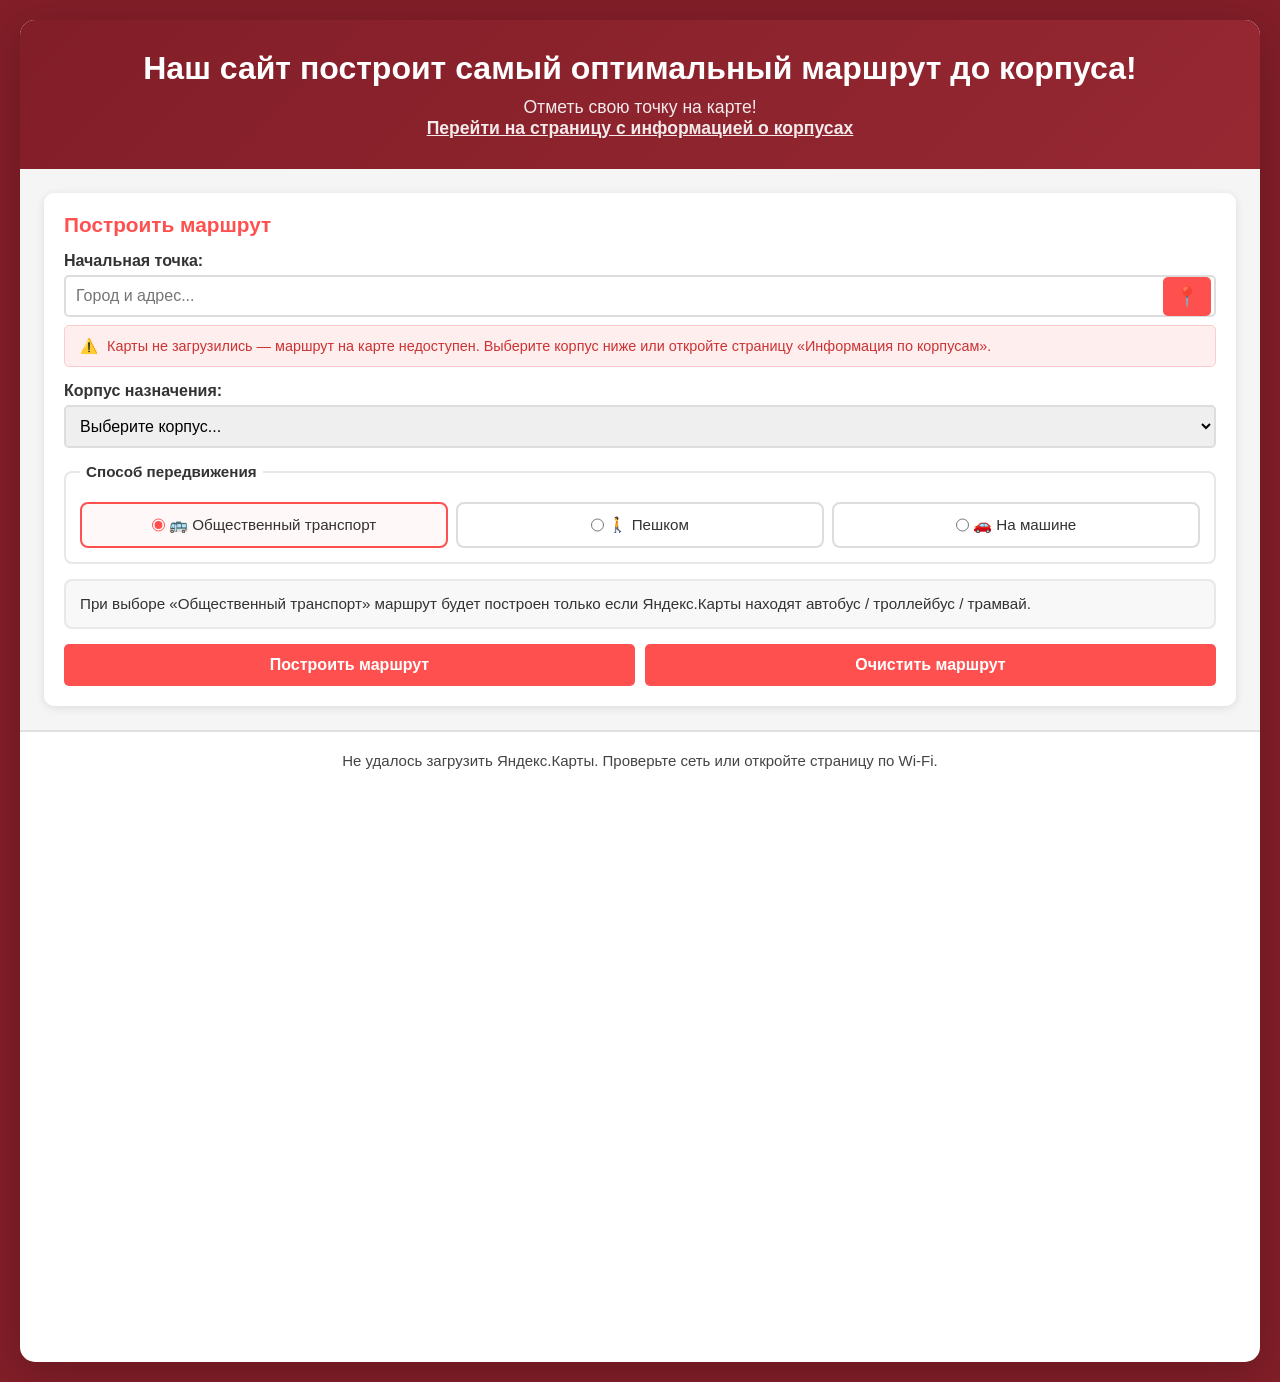
<file: index.html>
<!DOCTYPE html>
<html lang="ru" data-ymaps="https://api-maps.yandex.ru/2.1/?apikey=af46f260-f8fd-4f4d-9077-51e6f5a7671b&amp;lang=ru_RU">
<head>
    <meta charset="UTF-8">
    <meta name="viewport" content="width=device-width, initial-scale=1, viewport-fit=cover">
    <title>Корпуса СГУ им. Питирима Сорокина</title>
    <link rel="preconnect" href="https://api-maps.yandex.ru" crossorigin>
    <link rel="dns-prefetch" href="https://cdn.jsdelivr.net">
    <link rel="dns-prefetch" href="https://mc.yandex.ru">
    <link rel="stylesheet" href="style.css">
</head>
<body>
    <div class="container">
        <header>
            <h1>Наш сайт построит самый оптимальный маршрут до корпуса!</h1>
             <p>Отметь свою точку на карте!</p>
            <p><a id="openBuildingsPage" href="buildings.html" style="color:#fff; font-weight:600;">Перейти на страницу с информацией о корпусах</a></p>
        </header>

        <div class="controls">
            <div class="route-controls">
                <h3>Построить маршрут</h3>
                <div class="input-group">
                    <label for="startPoint">Начальная точка:</label>
                    <div class="input-with-button">
                        <input
                            type="text"
                            id="startPoint"
                            placeholder="Город и адрес..."
                            inputmode="search"
                            autocomplete="off"
                            autocapitalize="off"
                            spellcheck="false">
                        <button id="useGeolocation" type="button" title="Моё местоположение" aria-label="Моё местоположение">📍</button>
                    </div>
                    <div id="addressError" class="error-message" style="display: none;"></div>
                </div>
                <div class="input-group">
                    <label for="endPoint">Корпус назначения:</label>
                    <select id="endPoint">
                        <option value="">Выберите корпус...</option>
                    </select>
                </div>

                <!-- НОВЫЙ БЛОК: переключатель способа передвижения -->
                <fieldset class="route-mode-fieldset">
                    <legend class="route-mode-legend">Способ передвижения</legend>
                    <div class="route-mode-options">
                        <label class="route-mode-option">
                            <input type="radio" name="routingMode" value="masstransit" checked>
                            🚌 Общественный транспорт
                        </label>
                        <label class="route-mode-option">
                            <input type="radio" name="routingMode" value="pedestrian">
                            🚶 Пешком
                        </label>
                        <label class="route-mode-option">
                            <input type="radio" name="routingMode" value="auto">
                            🚗 На машине
                        </label>
                    </div>
                </fieldset>

                <p class="input-group route-mode-hint" role="note">
                    При выборе «Общественный транспорт» маршрут будет построен только если Яндекс.Карты находят автобус / троллейбус / трамвай.
                </p>
                <div id="routeSummary" class="route-summary" hidden aria-live="polite"></div>
                <div class="button-group">
                    <button id="buildRoute" type="button">Построить маршрут</button>
                    <button id="clearRoute" type="button">Очистить маршрут</button>
                </div>
            </div>
        </div>

        <div id="map" class="map map--pending" aria-busy="true"></div>

        <div id="infoModal" class="modal">
            <div class="modal-content">
                <span class="close">&times;</span>
                <h2 id="modalTitle"></h2>
                <div id="modalBody"></div>
            </div>
        </div>
    </div>

    <script src="buildings-data.js" defer></script>
    <script src="vk-init.js" defer></script>
    <script src="boot-index.js" defer></script>
</body>
</html>
</file>
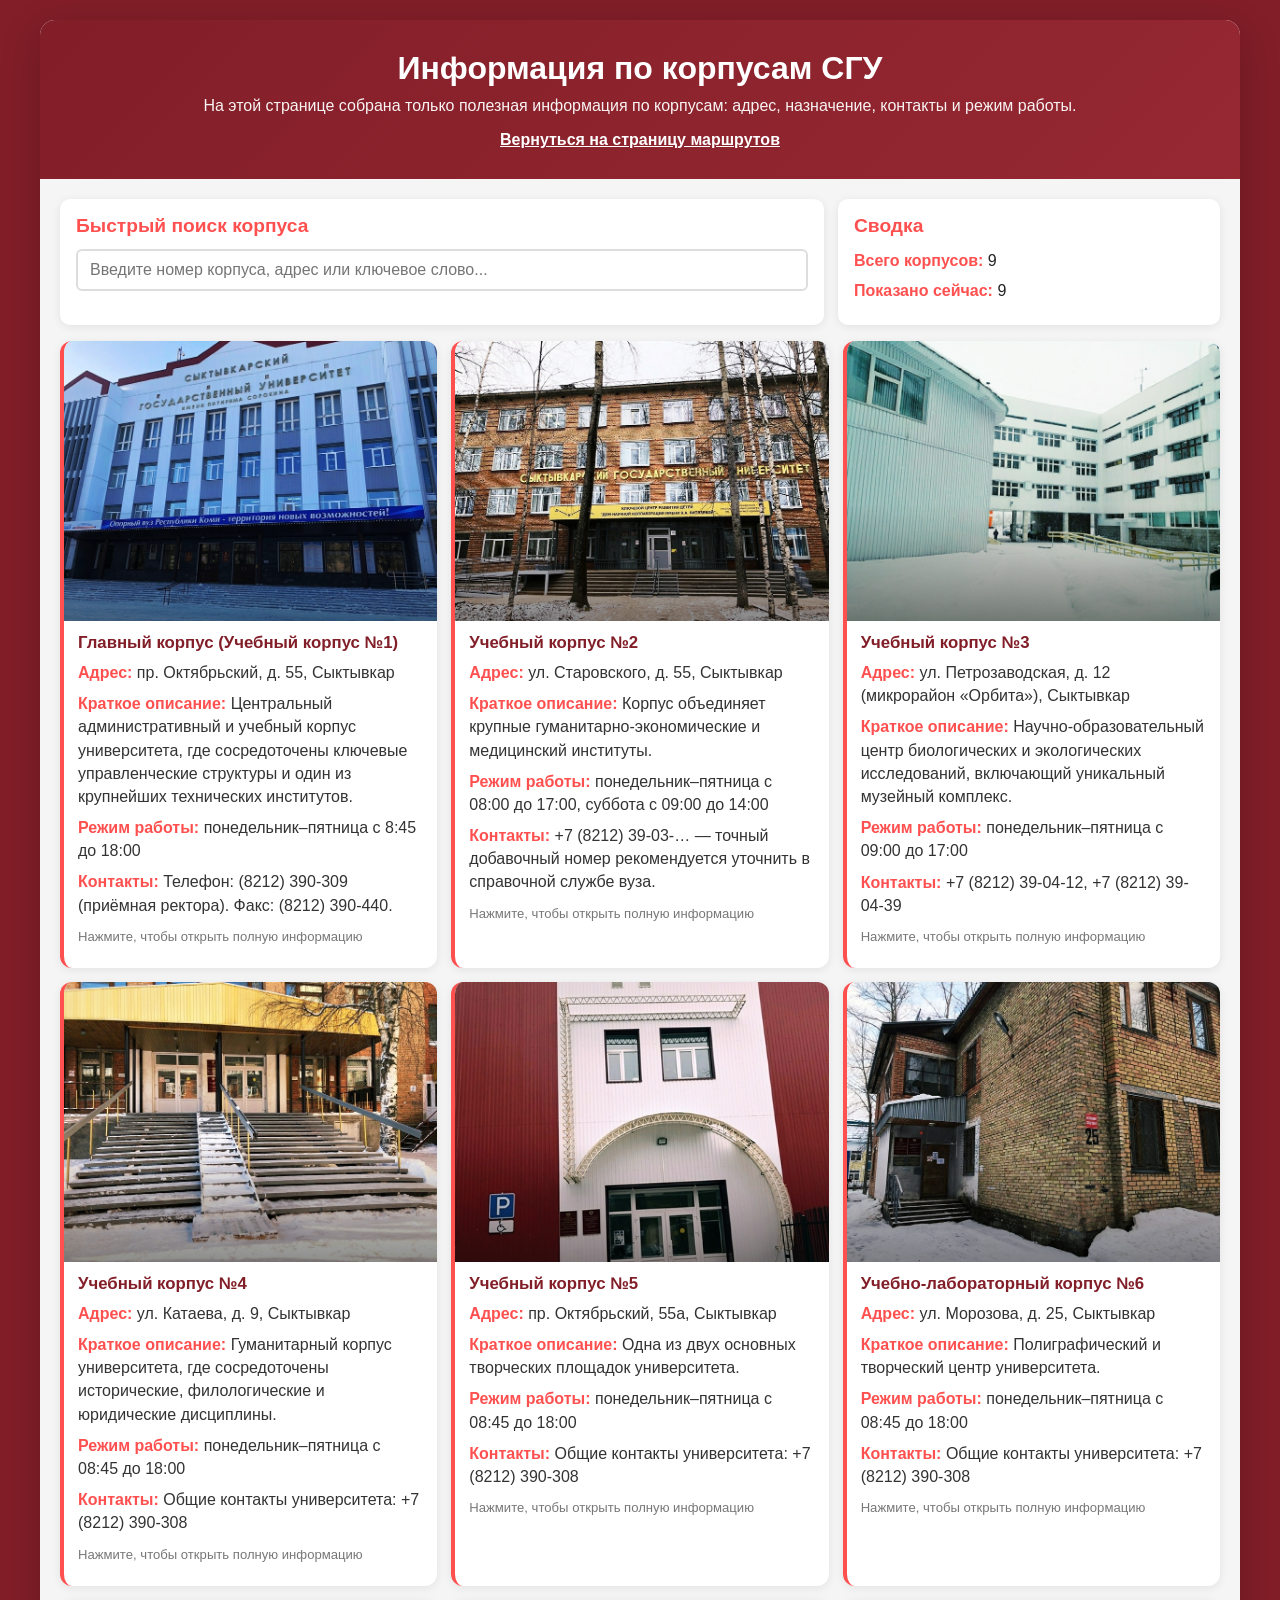
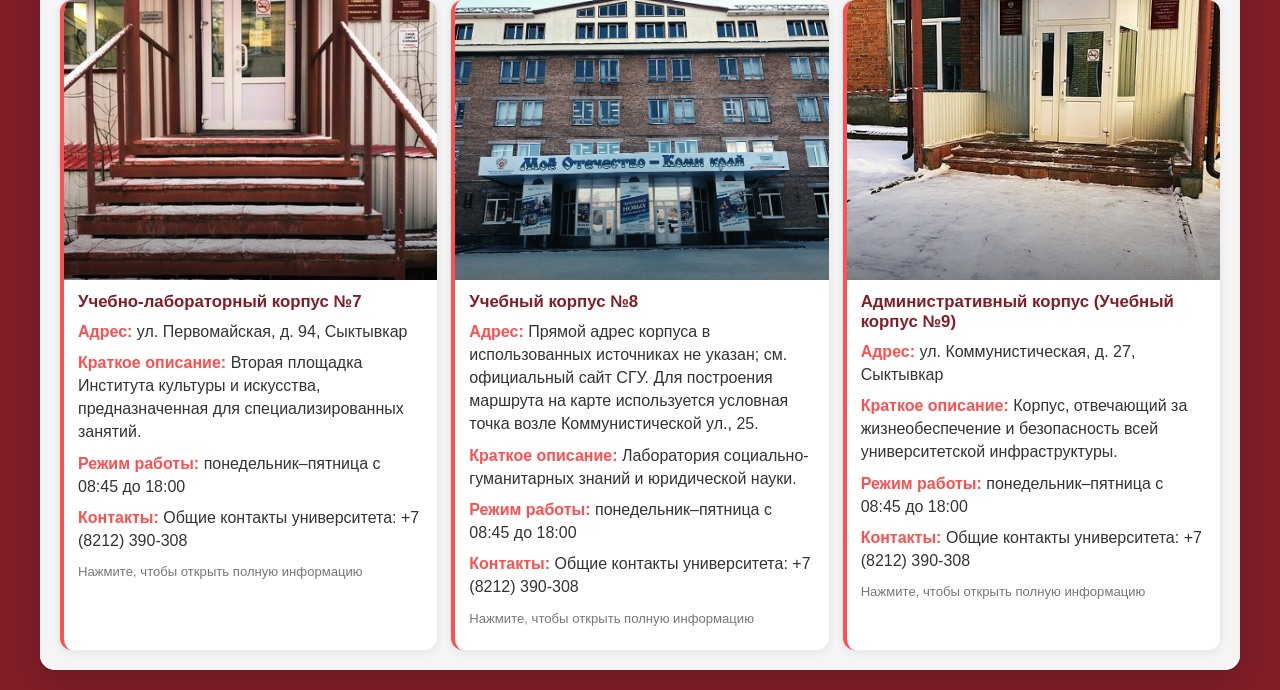
<file: buildings.html>
<!DOCTYPE html>
<html lang="ru">
<head>
    <meta charset="UTF-8">
    <meta name="viewport" content="width=device-width, initial-scale=1.0, viewport-fit=cover">
    <title>Корпуса СГУ — информация</title>
    <link rel="dns-prefetch" href="https://cdn.jsdelivr.net">
    <link rel="stylesheet" href="buildings.css">
</head>
<body>
    <div class="container">
        <header>
            <h1>Информация по корпусам СГУ</h1>
            <p>На этой странице собрана только полезная информация по корпусам: адрес, назначение, контакты и режим работы.</p>
            <a id="backToMapPage" class="back-link" href="index.html">Вернуться на страницу маршрутов</a>
        </header>

        <main class="content">
            <section class="controls">
                <div class="panel">
                    <h2>Быстрый поиск корпуса</h2>
                    <input id="searchInput" class="search" type="text" placeholder="Введите номер корпуса, адрес или ключевое слово...">
                </div>
                <div class="panel stats">
                    <h2>Сводка</h2>
                    <p><strong>Всего корпусов:</strong> <span id="totalCount">0</span></p>
                    <p><strong>Показано сейчас:</strong> <span id="visibleCount">0</span></p>
                </div>
            </section>

            <section id="buildingsGrid" class="buildings-grid"></section>
            <div id="emptyState" class="empty-state">Ничего не найдено. Попробуйте другой запрос.</div>
        </main>
    </div>

    <div id="buildingDetailOverlay" class="detail-overlay" role="dialog" aria-modal="true" aria-labelledby="detailTitle" aria-hidden="true">
        <div class="detail-sheet">
            <div class="detail-header">
                <h2 id="detailTitle"></h2>
                <button type="button" class="detail-close" id="detailCloseBtn" aria-label="Закрыть">&times;</button>
            </div>
            <div class="detail-body" id="detailBody"></div>
        </div>
    </div>

    <script src="vk-init.js"></script>
    <script src="buildings-data.js"></script>
    <script>
        var backToMapPage = document.getElementById("backToMapPage");
        if (backToMapPage) {
            backToMapPage.addEventListener("click", function(event) {
                event.preventDefault();
                window.location.assign("index.html");
            });
        }

        const buildings =
            typeof BUILDINGS_CATALOG !== "undefined" && BUILDINGS_CATALOG.length
                ? BUILDINGS_CATALOG
                : [];

        function buildingAddressLine(b) {
            return b.addressDisplay || b.address;
        }

        function escapeHtml(text) {
            if (text === undefined || text === null) return "";
            const div = document.createElement("div");
            div.textContent = text;
            return div.innerHTML;
        }

        function stripHtml(html) {
            if (!html) return "";
            const div = document.createElement("div");
            div.innerHTML = html;
            return div.textContent || div.innerText || "";
        }

        const buildingsGrid = document.getElementById("buildingsGrid");
        const searchInput = document.getElementById("searchInput");
        const totalCount = document.getElementById("totalCount");
        const visibleCount = document.getElementById("visibleCount");
        const emptyState = document.getElementById("emptyState");
        const detailOverlay = document.getElementById("buildingDetailOverlay");
        const detailTitle = document.getElementById("detailTitle");
        const detailBody = document.getElementById("detailBody");
        const detailCloseBtn = document.getElementById("detailCloseBtn");

        function buildingDetailHeroHtml(building) {
            if (!building.photo) {
                return "";
            }
            var alt = "Вход в «" + building.name + "»";
            return (
                '<div class="detail-hero">' +
                '<img src="' +
                escapeHtml(building.photo) +
                '" alt="' +
                escapeHtml(alt) +
                '" loading="eager" decoding="async">' +
                '<div class="detail-hero-caption">Фото входа / фасада</div>' +
                "</div>"
            );
        }

        function buildBriefDetailHtml(building) {
            const addr = buildingAddressLine(building);
            return (
                "<p><strong>Адрес:</strong> " +
                escapeHtml(addr) +
                "</p>" +
                "<p><strong>Краткое описание:</strong> " +
                escapeHtml(building.info.description) +
                "</p>" +
                '<p><strong class="detail-section-title">Структурные подразделения и инфраструктура</strong></p>' +
                '<p class="detail-structure">' +
                escapeHtml(building.info.structure) +
                "</p>" +
                "<p><strong>Режим работы:</strong> " +
                escapeHtml(building.info.schedule) +
                "</p>" +
                "<p><strong>Контакты:</strong> " +
                escapeHtml(building.info.contacts) +
                "</p>"
            );
        }

        function openBuildingDetail(building) {
            detailTitle.textContent = building.name;

            detailBody.innerHTML =
                buildingDetailHeroHtml(building) +
                buildBriefDetailHtml(building) +
                '<div class="detail-long-block">' +
                (building.detailHtml || "") +
                "</div>";

            detailOverlay.classList.add("is-open");
            detailOverlay.setAttribute("aria-hidden", "false");
            document.body.classList.add("detail-no-scroll");
            detailCloseBtn.focus({ preventScroll: true });
        }

        function closeBuildingDetail() {
            detailOverlay.classList.remove("is-open");
            detailOverlay.setAttribute("aria-hidden", "true");
            document.body.classList.remove("detail-no-scroll");
            detailBody.innerHTML = "";
        }

        detailCloseBtn.addEventListener("click", closeBuildingDetail);

        detailOverlay.addEventListener("click", function (event) {
            if (event.target === detailOverlay) {
                closeBuildingDetail();
            }
        });

        document.addEventListener("keydown", function (event) {
            if (event.key === "Escape" && detailOverlay.classList.contains("is-open")) {
                closeBuildingDetail();
            }
        });

        function createBuildingCard(building) {
            const article = document.createElement("article");
            article.className = "building-card";
            article.setAttribute("tabindex", "0");
            article.setAttribute("role", "button");
            article.setAttribute("aria-label", "Подробнее: " + building.name);

            const addr = buildingAddressLine(building);
            var thumb = "";
            if (building.photo) {
                thumb =
                    '<figure class="building-card-figure"><img class="building-card-img" src="' +
                    escapeHtml(building.photo) +
                    '" alt="' +
                    escapeHtml("Вход: " + building.name) +
                    '" loading="lazy" decoding="async"></figure>';
            }
            article.innerHTML =
                thumb +
                '<div class="building-card-content"><h3>' +
                escapeHtml(building.name) +
                "</h3>" +
                "<p><strong>Адрес:</strong> " +
                escapeHtml(addr) +
                "</p>" +
                "<p><strong>Краткое описание:</strong> " +
                escapeHtml(building.info.description) +
                "</p>" +
                "<p><strong>Режим работы:</strong> " +
                escapeHtml(building.info.schedule) +
                "</p>" +
                "<p><strong>Контакты:</strong> " +
                escapeHtml(building.info.contacts) +
                "</p>" +
                '<p class="card-hint">Нажмите, чтобы открыть полную информацию</p></div>';

            function activate() {
                openBuildingDetail(building);
            }

            article.addEventListener("click", activate);
            article.addEventListener("keydown", function (event) {
                if (event.key === "Enter" || event.key === " ") {
                    event.preventDefault();
                    activate();
                }
            });

            return article;
        }

        function renderBuildings(items) {
            buildingsGrid.innerHTML = "";
            items.forEach((building) => {
                buildingsGrid.appendChild(createBuildingCard(building));
            });

            visibleCount.textContent = items.length;
            emptyState.style.display = items.length === 0 ? "block" : "none";
        }

        function normalize(text) {
            return text.toLowerCase().trim();
        }

        function filterBuildings(query) {
            const q = normalize(query);
            if (!q) {
                return buildings;
            }

            return buildings.filter((building) => {
                const searchText = [
                    building.number,
                    building.name,
                    building.address,
                    building.addressDisplay || "",
                    building.info.description,
                    building.info.structure,
                    building.info.contacts,
                    building.info.schedule,
                    stripHtml(building.detailHtml)
                ]
                    .join(" ")
                    .toLowerCase();

                return searchText.includes(q);
            });
        }

        searchInput.addEventListener("input", (event) => {
            const filtered = filterBuildings(event.target.value);
            renderBuildings(filtered);
        });

        totalCount.textContent = buildings.length;
        renderBuildings(buildings);
    </script>
</body>
</html>
</file>
<file: style.css>
* {
    margin: 0;
    padding: 0;
    box-sizing: border-box;
}

body {
    font-family: 'Segoe UI', Tahoma, Geneva, Verdana, sans-serif;
    background: rgb(130, 30, 40);
    min-height: 100vh;
    padding: 20px;
    /* Поддержка safe-area для мобильных устройств */
    padding-top: calc(20px + env(safe-area-inset-top, 0px));
    padding-bottom: calc(20px + env(safe-area-inset-bottom, 0px));
    padding-left: calc(20px + env(safe-area-inset-left, 0px));
    padding-right: calc(20px + env(safe-area-inset-right, 0px));
}

.container {
    max-width: 1400px;
    margin: 0 auto;
    background: white;
    border-radius: 15px;
    box-shadow: 0 10px 40px rgba(0, 0, 0, 0.2);
    overflow-x: hidden;
    overflow-y: visible;
}

header {
    background: linear-gradient(135deg, rgb(130, 30, 40) 0%, rgb(150, 40, 50) 100%);
    color: white;
    padding: 30px;
    text-align: center;
    box-shadow: 0 4px 15px rgba(130, 30, 40, 0.3);
    /* Дополнительный отступ сверху для устройств с чёлкой */
    padding-top: calc(30px + env(safe-area-inset-top, 0px));
}

header h1 {
    font-size: 2em;
    margin-bottom: 10px;
}

header p {
    font-size: 1.1em;
    opacity: 0.9;
}

.controls {
    display: block;
    padding: 20px;
    background: #f5f5f5;
    border-bottom: 2px solid #e0e0e0;
}

.route-controls {
    background: white;
    padding: 20px;
    border-radius: 10px;
    box-shadow: 0 2px 10px rgba(0, 0, 0, 0.1);
    width: 100%;
    max-width: none;
    margin: 0;
}

.route-controls h3 {
    margin-bottom: 15px;
    color: rgb(255, 80, 80);
    font-size: 1.3em;
}

.input-group {
    margin-bottom: 15px;
}

.input-group label {
    display: block;
    margin-bottom: 5px;
    font-weight: 600;
    color: #333;
}

.input-with-button {
    position: relative;
    display: flex;
    align-items: center;
}

.input-with-button input[type="text"] {
    flex: 1;
    padding: 10px 45px 10px 10px;
    border: 2px solid #ddd;
    border-radius: 5px;
    font-size: 1em;
    transition: border-color 0.3s;
}

.input-with-button input[type="text"]:focus {
    outline: none;
    border-color: rgb(255, 80, 80);
}

.input-group input[type="text"],
.input-group select {
    width: 100%;
    padding: 10px;
    border: 2px solid #ddd;
    border-radius: 5px;
    font-size: 1em;
    transition: border-color 0.3s;
}

.input-group input[type="text"]:focus,
.input-group select:focus {
    outline: none;
    border-color: rgb(255, 80, 80);
}

#useGeolocation {
    position: absolute;
    right: 5px;
    background: rgb(255, 80, 80);
    color: white;
    border: none;
    padding: 8px 12px;
    border-radius: 5px;
    cursor: pointer;
    font-size: 1.2em;
    transition: all 0.3s;
    display: flex;
    align-items: center;
    justify-content: center;
}

#useGeolocation:hover:not(:disabled) {
    background: rgb(255, 100, 100);
}

#useGeolocation:disabled {
    opacity: 0.6;
    cursor: not-allowed;
}

.error-message {
    margin-top: 8px;
    padding: 10px 15px;
    background-color: #fee;
    border: 1px solid #fcc;
    border-radius: 5px;
    color: #c33;
    font-size: 0.9em;
    line-height: 1.4;
    opacity: 0;
    transition: opacity 0.3s;
}

.error-message::before {
    content: '⚠️ ';
    margin-right: 5px;
}

.direct-search {
    z-index: 1000 !important;
}

.direct-search-item {
    padding: 10px 15px !important;
    cursor: pointer !important;
    border-bottom: 1px solid #eee !important;
    transition: background-color 0.2s !important;
}

.direct-search-item:hover {
    background-color: #f5f5f5 !important;
}

.direct-search-item_selected {
    background-color: #ffebee !important;
}

.route-mode-hint {
    margin: 0 0 15px;
    padding: 12px 14px;
    background: #f8f8f8;
    border: 2px solid #e8e8e8;
    border-radius: 8px;
    font-size: 0.95em;
    line-height: 1.45;
    color: #333;
}

.route-mode-hint strong {
    color: rgb(130, 30, 40);
}

.route-mode-fieldset {
    border: 2px solid #e8e8e8;
    border-radius: 8px;
    padding: 12px 14px 14px;
    margin-bottom: 15px;
}

.route-mode-fieldset:focus-within {
    border-color: rgb(255, 150, 150);
}

.route-mode-legend {
    padding: 0 6px;
    font-weight: 600;
    color: #333;
    font-size: 0.95em;
}

.route-mode-options {
    display: flex;
    flex-wrap: wrap;
    gap: 8px;
    margin-top: 10px;
}

.route-mode-option {
    display: flex;
    align-items: center;
    gap: 4px;
    padding: 12px 12px;
    border: 2px solid #ddd;
    border-radius: 8px;
    cursor: pointer;
    font-size: 0.95em;
    font-weight: 500;
    color: #333;
    transition: border-color 0.2s, background 0.2s;
    user-select: none;
    flex: 1 1 calc(33.33% - 8px);
    min-width: 100px;
    justify-content: center;
}

.route-mode-option:has(input:focus-visible) {
    outline: 2px solid rgb(255, 80, 80);
    outline-offset: 2px;
}

.route-mode-option:has(input:checked) {
    border-color: rgb(255, 80, 80);
    background: #fff8f8;
}

.route-mode-option input {
    width: 1em;
    height: 1em;
    accent-color: rgb(255, 80, 80);
}

.route-summary {
    margin-top: 12px;
    padding: 12px 14px;
    background: #f7faff;
    border: 1px solid #cce0ff;
    border-radius: 8px;
    font-size: 0.92em;
    line-height: 1.55;
    color: #223;
}

.route-summary.route-summary--loading {
    background: #f9f9f9;
    border-color: #ddd;
}

.route-summary h4 {
    font-size: 1em;
    color: rgb(255, 80, 80);
    margin-bottom: 8px;
}

.route-summary .route-meta {
    margin-bottom: 8px;
}

.route-summary .route-steps-list {
    margin: 8px 0 0;
    padding-left: 18px;
}

.route-summary .route-steps-list li {
    margin-bottom: 4px;
}

.route-summary .route-muted {
    color: #666;
    font-size: 0.9em;
    margin-top: 8px;
}

.route-summary-tip {
    margin: 10px 0 6px;
    padding: 10px 12px;
    background: linear-gradient(135deg, #fff9e6 0%, #fff3d9 100%);
    border: 1px solid #e8c873;
    border-radius: 8px;
    font-size: 0.9em;
    line-height: 1.5;
    color: #4a3d1a;
}

.route-summary-tip strong {
    color: rgb(130, 30, 40);
}

.button-group {
    display: flex;
    gap: 10px;
    margin-top: 15px;
}

.button-group button {
    flex: 1;
    padding: 12px;
    background: rgb(255, 80, 80);
    color: white;
    border: none;
    border-radius: 5px;
    font-size: 1em;
    font-weight: 600;
    cursor: pointer;
    transition: all 0.3s;
}

.button-group button:hover:not(:disabled) {
    background: rgb(255, 100, 100);
}

.button-group button:disabled {
    opacity: 0.6;
    cursor: not-allowed;
}

.button-group button:last-child {
    background: rgb(255, 80, 80);
}

.button-group button:last-child:hover:not(:disabled) {
    background: rgb(255, 100, 100);
}

.map {
    width: 100%;
    height: clamp(420px, 70vh, 650px);
    margin: 0;
}

.map.map--pending {
    display: flex;
    align-items: center;
    justify-content: center;
    background: #ececec;
    color: #555;
    font-size: 0.95rem;
}

.map.map--pending::after {
    content: 'Загрузка карты…';
}

@media (min-width: 1200px) {
    .controls {
        display: block;
        padding: 24px;
    }

    .route-controls {
        width: 100%;
        max-width: none;
        margin: 0;
    }
}

/* Модальное окно */
.modal {
    display: none;
    position: fixed;
    z-index: 1000;
    left: 0;
    top: 0;
    width: 100%;
    height: 100%;
    background-color: rgba(0, 0, 0, 0.5);
    animation: fadeIn 0.3s;
}

@keyframes fadeIn {
    from { opacity: 0; }
    to { opacity: 1; }
}

.modal-content {
    background-color: white;
    margin: 5% auto;
    padding: 30px;
    border-radius: 15px;
    width: 90%;
    max-width: 600px;
    box-shadow: 0 10px 40px rgba(0, 0, 0, 0.3);
    animation: slideIn 0.3s;
}

@keyframes slideIn {
    from {
        transform: translateY(-50px);
        opacity: 0;
    }
    to {
        transform: translateY(0);
        opacity: 1;
    }
}

.close {
    color: #aaa;
    float: right;
    font-size: 28px;
    font-weight: bold;
    cursor: pointer;
    line-height: 20px;
}

.close:hover {
    color: rgb(255, 80, 80);
}

#modalTitle {
    color: rgb(255, 80, 80);
    margin-bottom: 20px;
    font-size: 1.8em;
}

#modalBody {
    line-height: 1.8;
    color: #333;
}

#modalBody p {
    margin-bottom: 15px;
}

#modalBody strong {
    color: rgb(255, 80, 80);
}

#modalBody .preserve-lines {
    white-space: normal;
    line-height: 1.6;
}

.modal-building-hero {
    position: relative;
    margin: -6px -6px 18px;
    width: calc(100% + 12px);
    max-width: none;
    aspect-ratio: 16 / 10;
    max-height: 240px;
    border-radius: 10px;
    overflow: hidden;
    background: linear-gradient(165deg, #eee, #ddd);
    box-shadow: 0 6px 18px rgba(0, 0, 0, 0.12);
}

.modal-building-hero img {
    width: 100%;
    height: 100%;
    object-fit: cover;
    display: block;
}

/* ----- адаптация для планшетов и телефонов ----- */
@media (max-width: 768px) {
    body {
        padding: 12px;
        padding-top: calc(12px + env(safe-area-inset-top, 0px));
        padding-bottom: calc(12px + env(safe-area-inset-bottom, 0px));
        padding-left: calc(12px + env(safe-area-inset-left, 0px));
        padding-right: calc(12px + env(safe-area-inset-right, 0px));
    }

    .container {
        border-radius: 12px;
    }

    .controls {
        padding: 16px;
    }

    header h1 {
        font-size: 1.35em;
    }

    header p {
        font-size: 1em;
    }

    header {
        padding: 20px;
        padding-top: calc(20px + env(safe-area-inset-top, 0px));
    }

    .route-controls {
        padding: 15px;
    }

    .route-controls h3 {
        font-size: 1.1em;
    }

    .map {
        height: 52vh;
    }

    .button-group {
        gap: 8px;
    }

    .button-group button {
        min-height: 44px;
        padding: 12px 10px;
    }

    #useGeolocation {
        min-height: 44px;
        min-width: 44px;
        padding: 0 0;
        font-size: 1.1em;
    }

    .input-with-button input[type="text"] {
        padding: 12px 45px 12px 10px;
        font-size: 16px; /* предотвращаем зум на iOS */
    }

    .input-group input[type="text"],
    .input-group select {
        padding: 12px;
        font-size: 16px;
    }

    .route-mode-option {
        min-height: 44px;
        flex: 1 1 calc(50% - 8px); /* две кнопки в ряду */
    }

    .modal-content {
        margin: 0 auto;
        width: 94%;
        padding: 18px;
        max-height: 82vh;
        overflow-y: auto;
    }

    .modal-building-hero {
        margin: -4px -4px 14px;
        width: calc(100% + 8px);
        max-height: min(36vh, 220px);
        border-radius: 8px;
    }
}

/* ----- ещё более узкие экраны (до 420px) ----- */
@media (max-width: 420px) {
    .button-group {
        flex-direction: column;
    }

    .route-mode-option {
        flex: 1 1 100%; /* три кнопки — одна под другой */
    }

    #useGeolocation {
        right: 3px;
    }
}
</file>
<file: buildings.css>
* {
    margin: 0;
    padding: 0;
    box-sizing: border-box;
}

body {
    font-family: 'Segoe UI', Tahoma, Geneva, Verdana, sans-serif;
    background: rgb(130, 30, 40);
    min-height: 100vh;
    padding: 20px;
    color: #222;
}

.container {
    max-width: 1200px;
    margin: 0 auto;
    background: #fff;
    border-radius: 15px;
    box-shadow: 0 10px 40px rgba(0, 0, 0, 0.2);
    overflow: hidden;
}

header {
    background: linear-gradient(135deg, rgb(130, 30, 40) 0%, rgb(150, 40, 50) 100%);
    color: #fff;
    padding: 30px;
    text-align: center;
    box-shadow: 0 4px 15px rgba(130, 30, 40, 0.3);
}

header h1 {
    font-size: 2em;
    margin-bottom: 10px;
}

header p {
    opacity: 0.95;
    margin-bottom: 8px;
}

.back-link {
    display: inline-block;
    margin-top: 8px;
    color: #fff;
    font-weight: 600;
    text-decoration: underline;
}

.content {
    padding: 20px;
    background: #f5f5f5;
}

.controls {
    display: grid;
    gap: 14px;
    grid-template-columns: 2fr 1fr;
    margin-bottom: 16px;
}

.panel {
    background: #fff;
    border-radius: 10px;
    padding: 16px;
    box-shadow: 0 2px 10px rgba(0, 0, 0, 0.08);
}

.panel h2 {
    font-size: 1.2em;
    color: rgb(255, 80, 80);
    margin-bottom: 12px;
}

.search {
    width: 100%;
    padding: 10px 12px;
    border: 2px solid #ddd;
    border-radius: 6px;
    font-size: 1em;
}

.search:focus {
    outline: none;
    border-color: rgb(255, 80, 80);
}

.stats p {
    margin-bottom: 6px;
    line-height: 1.5;
}

.stats strong {
    color: rgb(255, 80, 80);
}

.buildings-grid {
    display: grid;
    grid-template-columns: repeat(auto-fill, minmax(280px, 1fr));
    gap: 14px;
}

.building-card {
    background: #fff;
    border-radius: 12px;
    border-left: 4px solid rgb(255, 80, 80);
    padding: 0;
    overflow: hidden;
    box-shadow: 0 2px 10px rgba(0, 0, 0, 0.08);
    transition: transform 0.2s, box-shadow 0.2s;
    cursor: pointer;
    -webkit-tap-highlight-color: transparent;
    user-select: none;
}

.building-card:hover {
    transform: translateY(-2px);
    box-shadow: 0 10px 28px rgba(130, 30, 40, 0.15);
}

.building-card-figure {
    margin: 0;
    position: relative;
    aspect-ratio: 4 / 3;
    background: linear-gradient(165deg, #f0f0f0, #e2e2e2);
}

.building-card-figure::after {
    content: "";
    position: absolute;
    inset: 0;
    background: linear-gradient(to top, rgba(0, 0, 0, 0.45) 0%, transparent 42%);
    pointer-events: none;
}

.building-card-img {
    width: 100%;
    height: 100%;
    object-fit: cover;
    display: block;
}

.building-card-content {
    padding: 12px 14px 14px;
}

.building-card h3 {
    font-size: 1.05em;
    color: rgb(130, 30, 40);
    margin-bottom: 8px;
}

.building-card p {
    margin-bottom: 8px;
    line-height: 1.45;
    color: #333;
}

.building-card p strong {
    color: rgb(255, 80, 80);
}

.empty-state {
    display: none;
    background: #fff;
    border-radius: 10px;
    text-align: center;
    padding: 24px;
    color: #666;
    box-shadow: 0 2px 10px rgba(0, 0, 0, 0.08);
}

.building-card:focus {
    outline: 2px solid rgb(255, 80, 80);
    outline-offset: 2px;
}

.building-card .card-hint {
    margin-top: 10px;
    font-size: 0.82em;
    color: #777;
}

/* Полная информация — оверлей поверх страницы */
.detail-overlay {
    display: none;
    position: fixed;
    inset: 0;
    z-index: 2000;
    background: rgba(0, 0, 0, 0.52);
    align-items: flex-end;
    justify-content: center;
    padding: 0;
    box-sizing: border-box;
    animation: detailFade 0.22s ease-out;
}

.detail-overlay.is-open {
    display: flex;
}

@keyframes detailFade {
    from { opacity: 0; }
    to { opacity: 1; }
}

.detail-sheet {
    position: relative;
    width: 100%;
    max-width: 560px;
    max-height: min(92dvh, 92vh);
    margin: auto auto 0;
    background: #fff;
    border-radius: 16px 16px 0 0;
    box-shadow: 0 -8px 32px rgba(0, 0, 0, 0.22);
    display: flex;
    flex-direction: column;
    overflow: hidden;
}

@media (min-width: 600px) {
    .detail-overlay {
        align-items: center;
        padding: 16px;
    }

    .detail-sheet {
        margin: auto;
        border-radius: 16px;
        max-height: min(88dvh, 88vh);
    }
}

.detail-header {
    display: flex;
    align-items: flex-start;
    justify-content: space-between;
    gap: 12px;
    padding: 14px 16px;
    padding-top: calc(14px + env(safe-area-inset-top, 0px));
    border-bottom: 1px solid #eee;
    flex-shrink: 0;
    background: #fff;
}

.detail-header h2 {
    font-size: 1.08em;
    line-height: 1.35;
    color: rgb(130, 30, 40);
    margin: 0;
    padding-right: 8px;
}

.detail-close {
    flex-shrink: 0;
    width: 44px;
    height: 44px;
    border: none;
    border-radius: 10px;
    background: #f0f0f0;
    color: #333;
    font-size: 1.6rem;
    line-height: 1;
    cursor: pointer;
    display: flex;
    align-items: center;
    justify-content: center;
    transition: background 0.15s, color 0.15s;
}

.detail-close:hover,
.detail-close:focus-visible {
    background: rgb(255, 80, 80);
    color: #fff;
    outline: none;
}

.detail-body {
    padding: 16px;
    padding-bottom: calc(16px + env(safe-area-inset-bottom, 0px));
    overflow-y: auto;
    -webkit-overflow-scrolling: touch;
    font-size: 0.95rem;
    line-height: 1.55;
    color: #333;
}

.detail-hero {
    position: relative;
    margin: -16px -16px 14px;
    width: calc(100% + 32px);
    max-height: min(38vh, 280px);
    aspect-ratio: 16 / 10;
    background: #e8e8e8;
    border-radius: 0 0 12px 12px;
    overflow: hidden;
}

.detail-hero img {
    width: 100%;
    height: 100%;
    object-fit: cover;
    display: block;
}

.detail-hero::after {
    content: "";
    position: absolute;
    left: 0;
    right: 0;
    bottom: 0;
    height: 50%;
    background: linear-gradient(transparent, rgba(0, 0, 0, 0.4));
    pointer-events: none;
}

.detail-hero-caption {
    position: absolute;
    bottom: 10px;
    left: 12px;
    right: 12px;
    z-index: 1;
    color: #fff;
    font-size: 0.78rem;
    line-height: 1.3;
    text-shadow: 0 1px 3px rgba(0, 0, 0, 0.65);
}

.detail-body p {
    margin-bottom: 12px;
}

.detail-body p:last-child {
    margin-bottom: 0;
}

.detail-body strong {
    color: rgb(255, 80, 80);
}

.detail-section-title {
    display: block;
    margin-top: 6px;
    margin-bottom: 6px;
}

.detail-structure {
    white-space: pre-line;
    margin-bottom: 12px;
}

.detail-long-block {
    margin-top: 8px;
    padding-top: 12px;
    border-top: 1px solid #eee;
}

body.detail-no-scroll {
    overflow: hidden;
}

@media (max-width: 768px) {
    body {
        padding: 12px;
    }

    header {
        padding: 20px;
    }

    header h1 {
        font-size: 1.4em;
    }

    .content {
        padding: 14px;
    }

    .controls {
        grid-template-columns: 1fr;
    }
}
</file>
